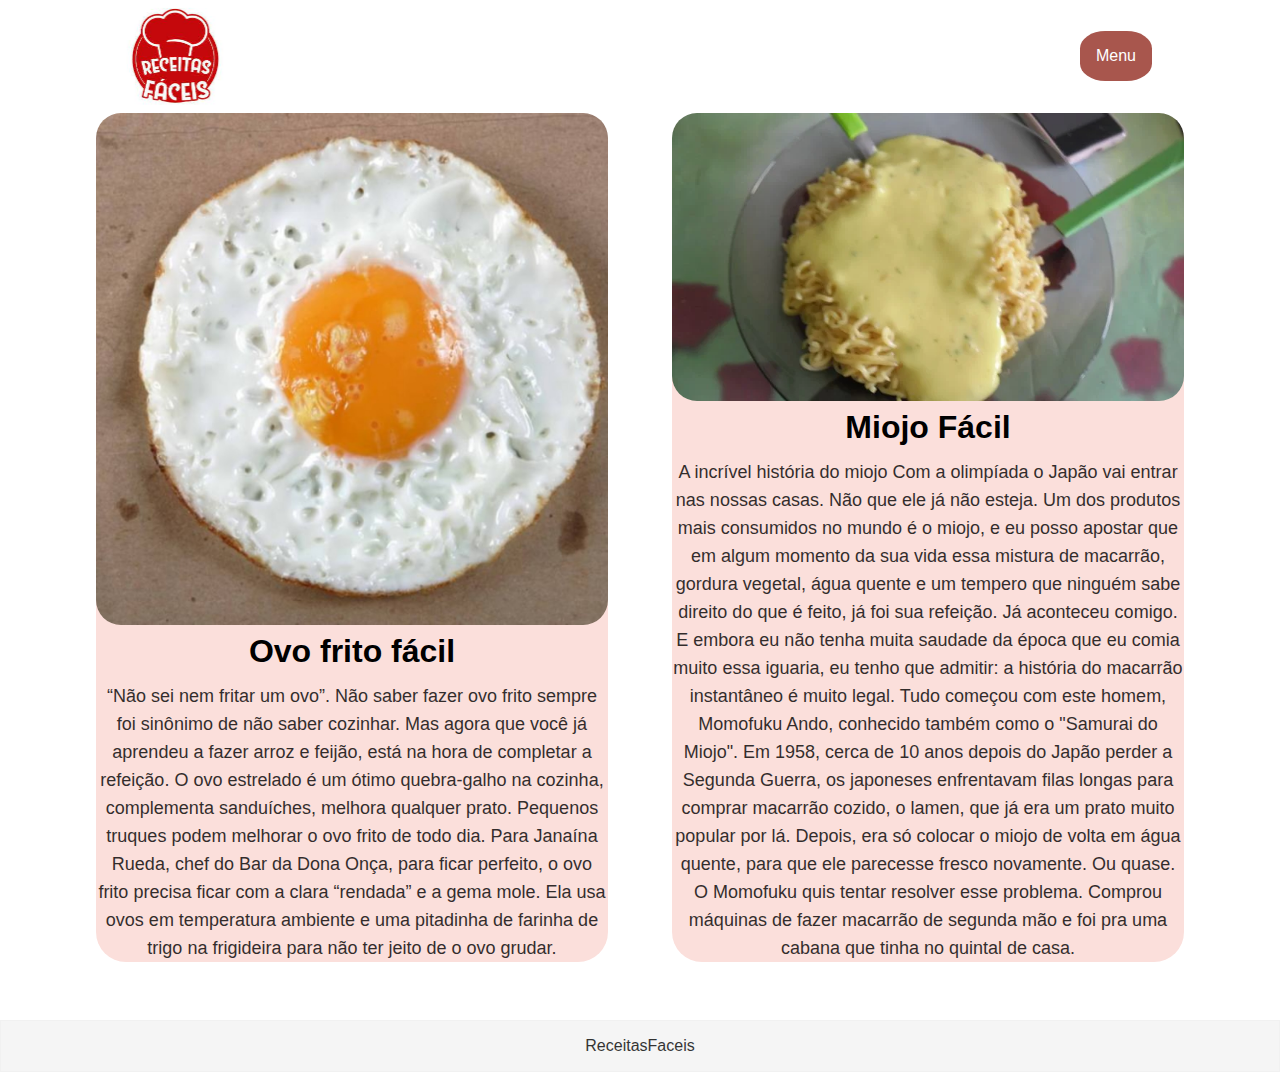
<file: index.html>
<!DOCTYPE html>
<html lang="pt"><head>
<meta http-equiv="content-type" content="text/html; charset=UTF-8">
    <title>Receitas Fáceis</title>
    <link rel="icon" href="index_files/logo.png" type="image/x-icon">
    <link rel="stylesheet" href="style.css">

</head>

<body>
        <header>
            <div style="display:flex;flex-direction: row-reverse;width: 100%;">
                
                <div class="dropdown" style="margin-right:10%;margin-top: auto;margin-bottom: auto;/*! width: 10%; */">
                    <button class="dropbtn">Menu</button>
                    <div class="dropdown-content">
                      <a href="./receitas.html">Receitas</a>
                      <a href="./sobre.html">Sobre</a><a href="./index.html">Pagina Inicial</a>
                    </div>
                </div>
            <a href="./index.html" style="margin-left: 7.5%;margin-right: auto;"><img src="index_files/logo.png" id="logo"></a></div>
                
        </header>

        <div id="mains">
            <a style="margin-left: 7.5%;margin-right: auto;text-decoration: none;color: black;" href="receitas.html" id="wrapper">
                    <div class="content">
                         
                        
                    <div style="margin-top: 0;margin-bottom: 0;/*! border-radius: 25px; */height: auto;">
                        <img src="index_files/1453293196026.jpg">
                    </div><h1>Ovo frito fácil</h1><h2>“Não sei nem 
fritar um ovo”. Não saber fazer ovo frito sempre foi sinônimo de não 
saber cozinhar. Mas agora que você já aprendeu a fazer arroz e feijão, 
está na hora de completar a refeição. O ovo estrelado é um ótimo 
quebra-galho na cozinha, complementa sanduíches, melhora qualquer prato.

Pequenos truques podem melhorar o ovo frito de todo dia. Para Janaína 
Rueda, chef do Bar da Dona Onça, para ficar perfeito, o ovo frito 
precisa ficar com a clara “rendada” e a gema mole. Ela usa ovos em 
temperatura ambiente e uma pitadinha de farinha de trigo na frigideira 
para não ter jeito de o ovo grudar.</h2></div>
                        
                    
                </a><a id="wrapper" href="receitas.html" style="margin-left: auto;margin-right: 7.5%;color: black;text-decoration: none;text-align: center;">
                    <div class="content">
                        
                        
                    <div style="margin-top: 0;margin-bottom: 0;/*! border-radius: 25px; */height: auto;">
                        <img src="index_files/132030_original.webp">
                    </div><h1>Miojo Fácil</h1><div>         <h2>A 
incrível história do miojo
Com a olimpíada o Japão vai entrar nas nossas casas. Não que ele já não 
esteja.
Um dos produtos mais consumidos no mundo é o miojo, e eu posso apostar 
que em algum momento da sua vida essa mistura de macarrão, gordura 
vegetal, água quente e um tempero que ninguém sabe direito do que é 
feito, já foi sua refeição.
Já aconteceu comigo. E embora eu não tenha muita saudade da época que eu
 comia muito essa iguaria, eu tenho que admitir: a história do macarrão 
instantâneo é muito legal.
Tudo começou com este homem, Momofuku Ando, conhecido também como o 
"Samurai do Miojo". Em 1958, cerca de 10 anos depois do Japão perder a 
Segunda Guerra, os japoneses enfrentavam filas longas para comprar 
macarrão cozido, o lamen, que já era um prato muito popular por lá.
Depois, era só colocar o miojo de volta em água quente, para que ele 
parecesse fresco novamente. Ou quase.
O Momofuku quis tentar resolver esse problema. Comprou máquinas de fazer
 macarrão de segunda mão e foi pra uma cabana que tinha no quintal de 
casa. </h2>        </div></div>
                        
                    
                </a>
        </div>
        
    <footer>
        ReceitasFaceis
    </footer>


</body></html>
</file>
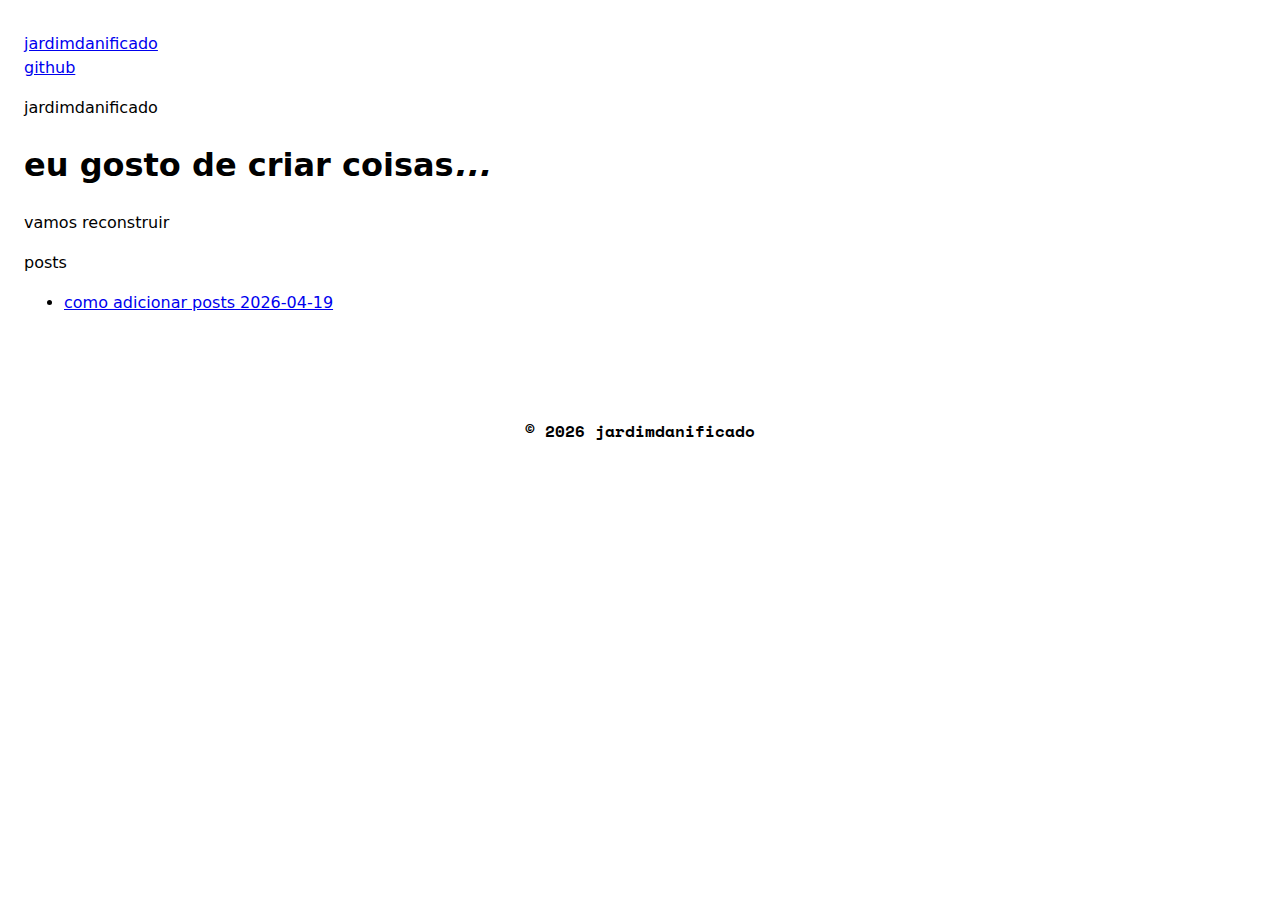
<file: _site/index.html>
<!DOCTYPE html>
<html lang="pt-BR">
<head>
  <meta charset="UTF-8">
  <meta name="viewport" content="width=device-width, initial-scale=1.0">
  <title>jardimdanificado</title>
  <meta name="description" content="eu gosto de criar coisas...">
  <link rel="icon" type="image/png" href="/assets/round_icon.png">
  <link rel="preconnect" href="https://fonts.googleapis.com">
  <link rel="preconnect" href="https://fonts.gstatic.com" crossorigin>
  <link rel="stylesheet" href="/css/style.css">
</head>
<body>

  <nav class="topbar">
    <div class="topbar-inner">
      <a class="site-name" href="/">jardimdanificado</a>
      <div class="topbar-links">
        <a href="https://github.com/jardimdanificado" target="_blank" rel="noopener">github</a>
      </div>
    </div>
  </nav>

  <main class="site-wrap">
    <section class="hero">
  <p class="hero-eyebrow">jardimdanificado</p>
  <h1>eu gosto de criar coisas<em>...</em></h1>
  <p>vamos reconstruir</p>
</section>

<section class="posts-section">
  <p class="section-label">posts</p>

  
  <ul class="post-list">
    
    <li class="post-item">
      <a class="post-link" href="/posts/como-adicionar-posts/">
        <span class="post-title">como adicionar posts</span>
        <span class="post-date">2026-04-19</span>
      </a>
    </li>
    
  </ul>
  
</section>
  </main>

  <footer class="site-footer">
    <div class="footer-inner">
      <p class="footer-copy">&copy; 2026 <span>jardimdanificado</span></p>
    </div>
  </footer>

</body>
</html>
</file>
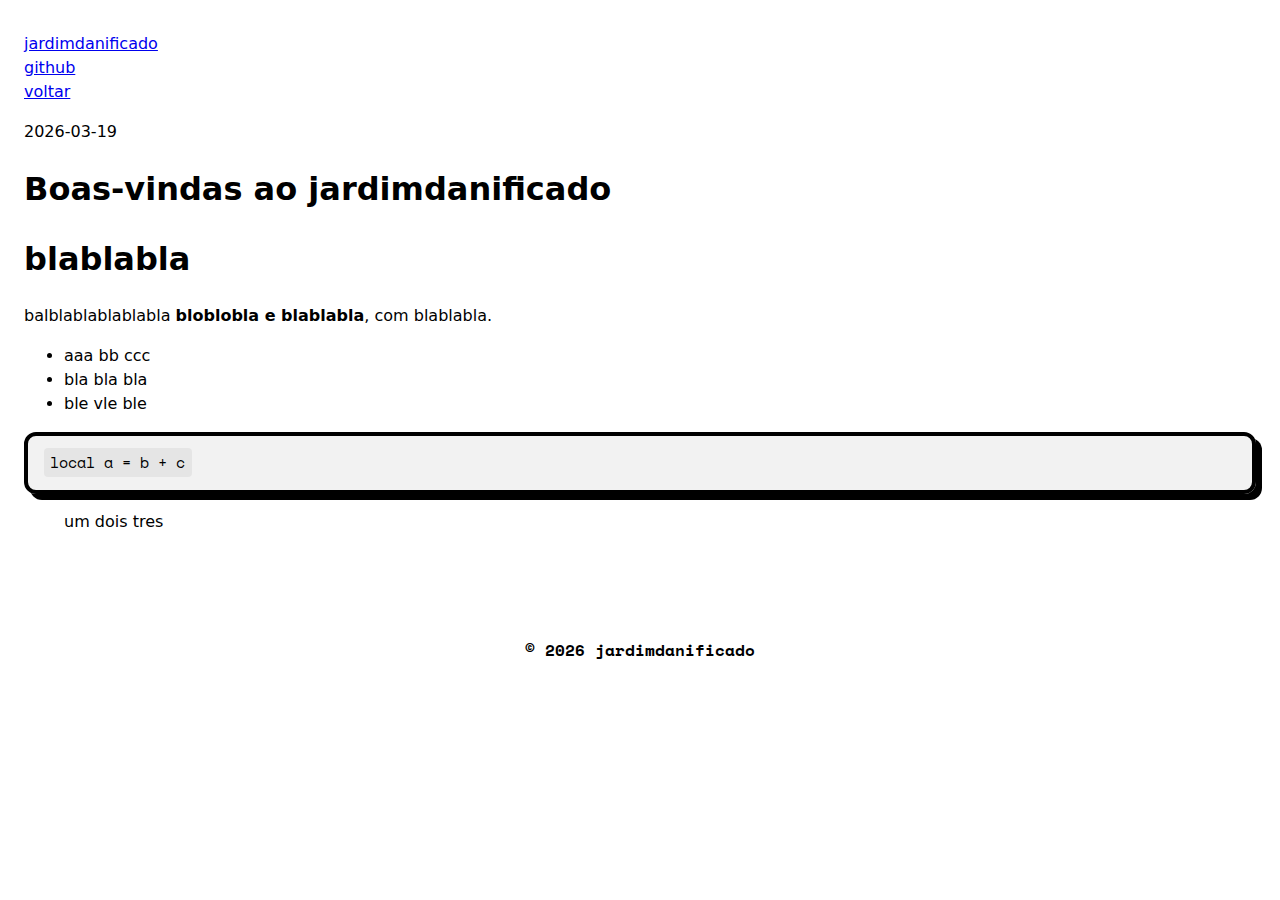
<file: _site/posts/boas-vindas/index.html>
<!DOCTYPE html>
<html lang="pt-BR">
<head>
  <meta charset="UTF-8">
  <meta name="viewport" content="width=device-width, initial-scale=1.0">
  <title>Boas-vindas ao jardimdanificado — jardimdanificado</title>
  <meta name="description" content="blablabla
">
  <link rel="icon" type="image/png" href="/assets/round_icon.png">
  <link rel="preconnect" href="https://fonts.googleapis.com">
  <link rel="preconnect" href="https://fonts.gstatic.com" crossorigin>
  <link rel="stylesheet" href="/css/style.css">
</head>
<body>

  <nav class="topbar">
    <div class="topbar-inner">
      <a class="site-name" href="/">jardimdanificado</a>
      <div class="topbar-links">
        <a href="https://github.com/jardimdanificado" target="_blank" rel="noopener">github</a>
      </div>
    </div>
  </nav>

  <main class="site-wrap">
    <div class="article-wrap">
  <a class="back-link" href="/">voltar</a>

  <header class="article-header">
    <p class="article-meta">2026-03-19</p>
    <h1>Boas-vindas ao jardimdanificado</h1>
  </header>

  <div class="article-body">
    <h1 id="blablabla">blablabla</h1>

<p>balblablablablabla <strong>bloblobla e blablabla</strong>, com blablabla.</p>

<ul>
  <li>aaa bb ccc</li>
  <li>bla bla bla</li>
  <li>ble vle ble</li>
</ul>

<div class="language-lua highlighter-rouge"><div class="highlight"><pre class="highlight"><code><span class="kd">local</span> <span class="n">a</span> <span class="o">=</span> <span class="n">b</span> <span class="o">+</span> <span class="n">c</span>
</code></pre></div></div>

<blockquote>
  <p>um dois tres</p>
</blockquote>

  </div>
</div>

  </main>

  <footer class="site-footer">
    <div class="footer-inner">
      <p class="footer-copy">&copy; 2026 <span>jardimdanificado</span></p>
    </div>
  </footer>

</body>
</html>
</file>
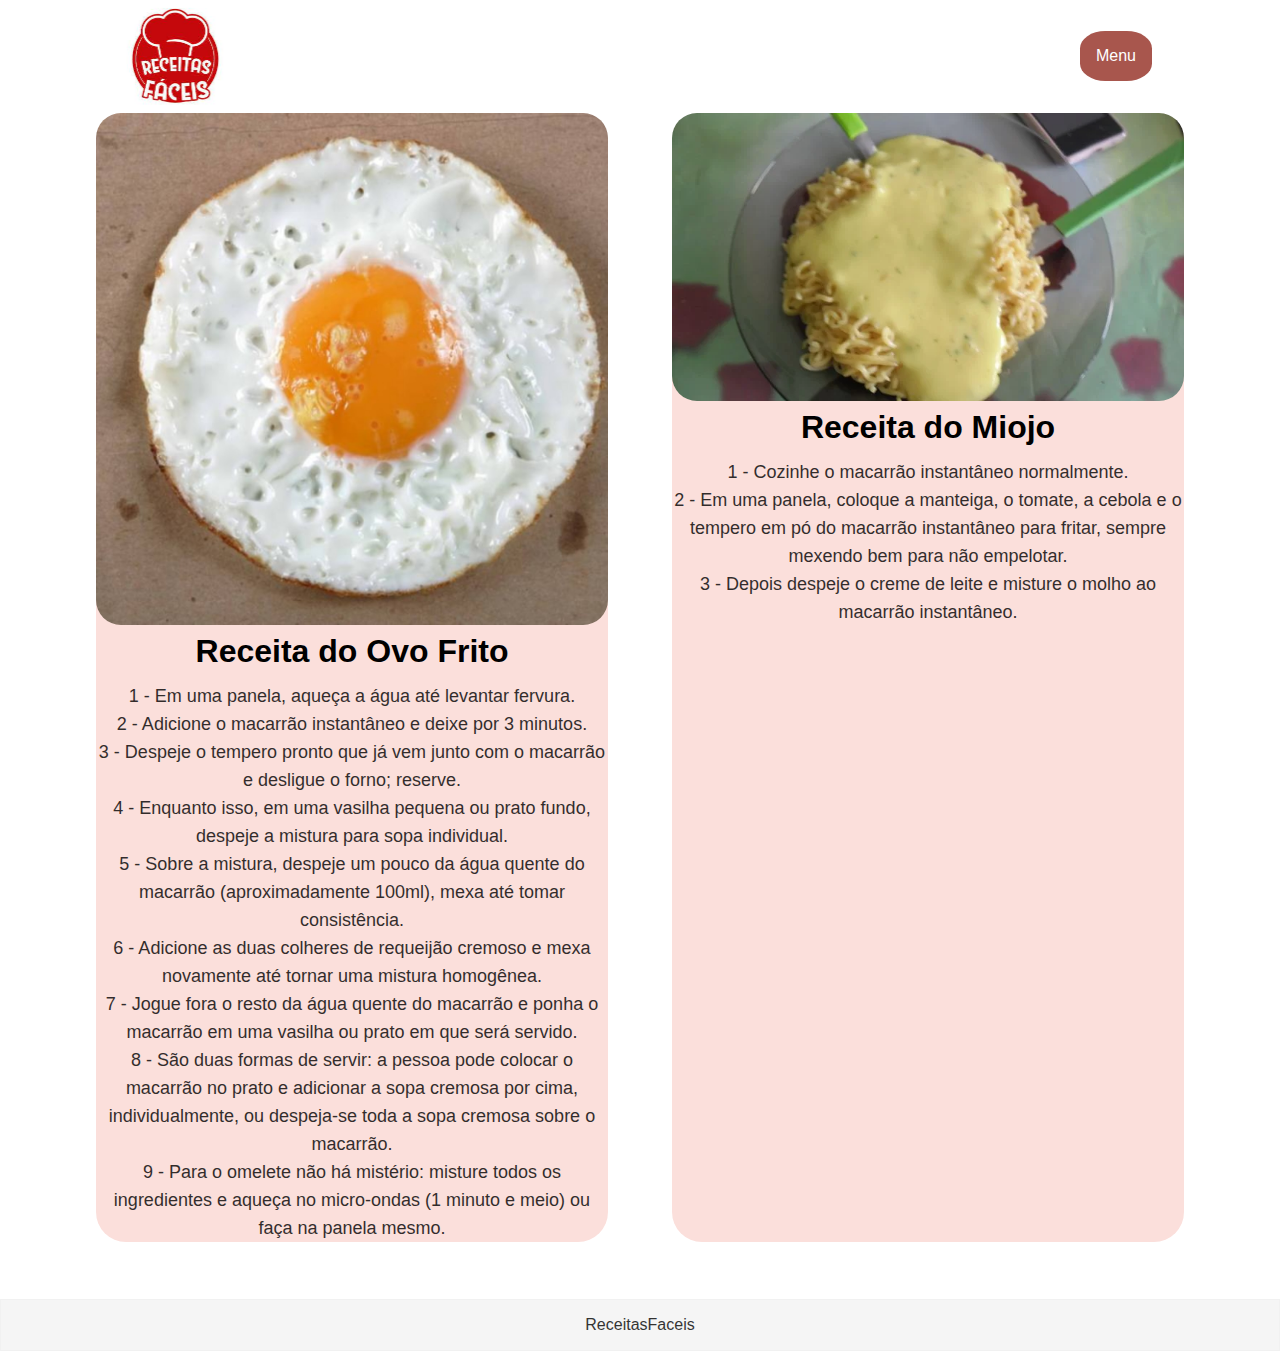
<file: receitas.html>
<!DOCTYPE html>
<html lang="pt"><head>
<meta http-equiv="content-type" content="text/html; charset=UTF-8">
    <title>Receitas Fáceis</title>
    <link rel="icon" href="index_files/logo.png" type="image/x-icon">
    <link rel="stylesheet" href="style.css">

</head>

<body>
        <header>
            <div style="display:flex;flex-direction: row-reverse;width: 100%;">
                
                <div class="dropdown" style="margin-right:10%;margin-top: auto;margin-bottom: auto;/*! width: 10%; */">
                    <button class="dropbtn">Menu</button>
                    <div class="dropdown-content">
                      <a href="./receitas.html">Receitas</a>
                      <a href="./sobre.html">Sobre</a><a href="./index.html">Pagina Inicial</a>
                    </div>
                </div>
            <a href="./index.html" style="margin-left: 7.5%;margin-right: auto;"><img src="index_files/logo.png" id="logo"></a></div>
                
        </header>

        <div id="mains">
            <div style="margin-left: 7.5%;margin-right: auto;text-decoration: none;color: black;" id="wrapper">
                    <div class="content">
                         
                        
                    <div style="margin-top: 0;margin-bottom: 0;/*! border-radius: 25px; */height: auto;">
                        <img src="index_files/1453293196026.jpg">
                    </div>
                    <h1>Receita do Ovo Frito</h1>
                    <h2>


                    1 - Em uma panela, aqueça a água até levantar fervura.<p>
                    2 - Adicione o macarrão instantâneo e deixe por 3 minutos.<p></p>
                    3 - Despeje o tempero pronto que já vem junto com o macarrão e desligue o forno; reserve.<p></p>
                    4 - Enquanto isso, em uma vasilha pequena ou prato fundo, despeje a mistura para sopa individual.<p></p>
                    5 - Sobre a mistura, despeje um pouco da água quente do macarrão (aproximadamente 100ml), mexa até tomar consistência.<p></p>
                    6 - Adicione as duas colheres de requeijão cremoso e mexa novamente até tornar uma mistura homogênea.<p></p>
                    7 - Jogue fora o resto da água quente do macarrão e ponha o macarrão em uma vasilha ou prato em que será servido.<p></p>
                    8 - São duas formas de servir: a pessoa pode colocar o macarrão no prato e adicionar a sopa cremosa por cima, individualmente, ou despeja-se toda a sopa cremosa sobre o macarrão.<p></p>
                    9 - Para o omelete não há mistério: misture todos os ingredientes e aqueça no micro-ondas (1 minuto e meio) ou faça na panela mesmo.<p></p>


                        </h2>
                    </div>
                    
                </div><div id="wrapper"  style="margin-left: auto;margin-right: 7.5%;color: black;text-decoration: none;text-align: center;">
                    <div class="content">
                        
                        
                    <div style="margin-top: 0;margin-bottom: 0;/*! border-radius: 25px; */height: auto;">
                        <img src="index_files/132030_original.webp">
                    </div><h1>Receita do Miojo</h1><div>         <h2>

                        1 - Cozinhe o macarrão instantâneo normalmente.<p></p>
                        2 - Em uma panela, coloque a manteiga, o tomate, a cebola e o tempero em pó do macarrão instantâneo para fritar, sempre mexendo bem para não empelotar.<p></p>
                        3 - Depois despeje o creme de leite e misture o molho ao macarrão instantâneo.<p></p>
                    
                     </h2>        </div></div>
                        
                    
                    </div>
        </div>
        
    <footer>
        ReceitasFaceis
    </footer>


</body></html>
</file>
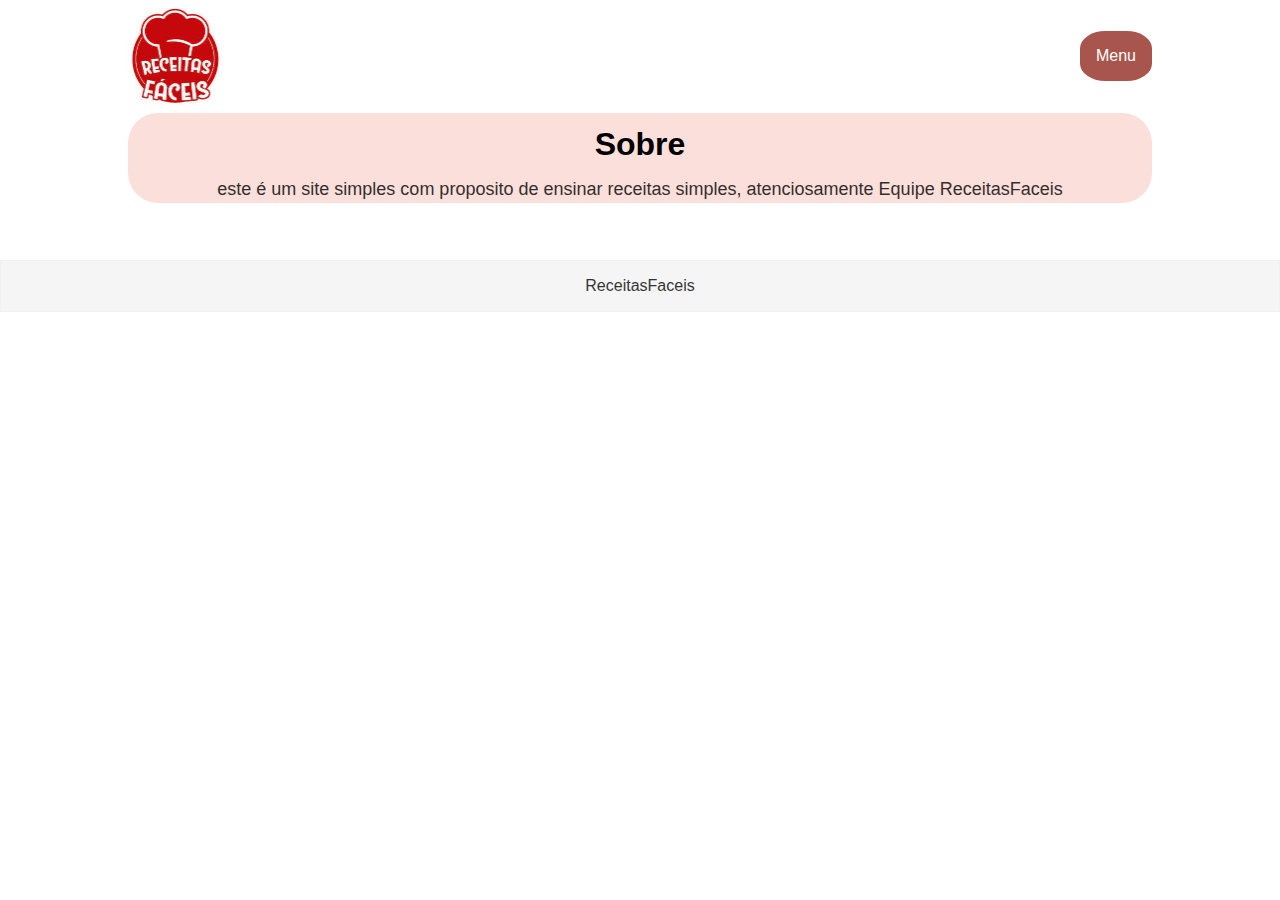
<file: sobre.html>
<!DOCTYPE html>
<html lang="pt"><head>
<meta http-equiv="content-type" content="text/html; charset=UTF-8">
    <title>Receitas Fáceis</title>
    <link rel="icon" href="index_files/logo.png" type="image/x-icon">
    <link rel="stylesheet" href="style.css">

</head>

<body>
        <header>
            <div style="display:flex;flex-direction: row-reverse;width: 100%;">
                
                <div class="dropdown" style="margin-right:10%;margin-top: auto;margin-bottom: auto;/*! width: 10%; */">
                    <button class="dropbtn">Menu</button>
                    <div class="dropdown-content">
                      <a href="./receitas.html">Receitas</a>
                      <a href="./sobre.html">Sobre</a><a href="./index.html">Pagina Inicial</a>
                    </div>
                </div>
            <a href="./index.html" style="margin-left: 7.5%;margin-right: auto;"><img src="index_files/logo.png" id="logo"></a></div>
                
        </header>

        <div id="mains">
            <div style="margin-left: auto;margin-right: auto;text-decoration: none;color: black;width: 80%;" id="wrapper">
                    <div class="content">
                         
                        
                    <div style="margin-top: 0;margin-bottom: 0;/*! border-radius: 25px; */height: auto;">
                    </div><h1>Sobre</h1><h2>este é um site simples com proposito de ensinar receitas simples, atenciosamente Equipe ReceitasFaceis</h2></div>
                        
                    
                    </div>
        </div>
        
    <footer>
        ReceitasFaceis
    </footer>


</body></html>
</file>
<file: style.css>
*
{
    margin: 0;
    padding: 0;
    border: 0;
}

.dropbtn {
    background-color: #a8564d;
    color: white;
    padding: 16px;
    font-size: 16px;
    border: none;
    border-radius: 35%;
    cursor: pointer;
}

.dropdown 
{
    position: relative;
    display: inline-block;
}

.dropdown-content 
{
    display: none;
    position: absolute;
    background-color: #f9f9f9;
    min-width: 160px;
    box-shadow: 0px 8px 16px 0px rgba(0,0,0,0.2);
    z-index: 1;
}


.dropdown-content a 
{
    color: black;
    padding: 12px 16px;
    text-decoration: none;
    display: block;
}


.dropdown-content a:hover {background-color: #f1f1f1}

.dropdown:hover .dropdown-content 
{
    display: block;
}

.dropdown:hover .dropbtn 
{
    background-color: #3e8e41;
}

body
{
    font-family: 'Roboto', sans-serif;
    color: black;
    display:block;
    margin-left: auto;
    margin-right: auto;
}

header
{
    font-family: 'Roboto', sans-serif;
    color: black;
    width: 100%;
    text-align: right;
    padding-right: 10%;
}

#logo
{
    width: 50%;
    display:block;
    margin-left: 10%;
    margin-right: auto;
}

#icon
{
    width: 1%;
    height: 1%;
}

.links a 
{
    font-size: 16px;
    text-decoration: none;
    color: black;
}

.links a:hover 
{
    color: #a8564d;
    font-weight: bold;
    transition: font-weight 100ms, color 300ms;
}

#mains
{
    display: flex;
    flex-direction: row;
}

#wrapper 
{
    background-color: #FBDFDB;
    width: 40%;
    height: auto;
    border-radius: 30px;
    display: grid;
    text-align: center;
}

#wrapper .content 
{
    margin: 0 0px;
}

#wrapper .content h1
{
    font-size: 32px;
    line-height: 42px;
    font-weight: bold;
    margin-top: 1%;
    margin-left: auto;
    margin-right: auto;
}

#wrapper .content h2 
{
    font-size: 18px;
    line-height: 28px;
    opacity: 0.8;
    font-weight: normal;
    padding-top: 10px;
    margin-right: auto;
    margin-left: auto;
}

#wrapper img
{
    display:block;
    margin-left: auto;
    margin-right: 0;
    width: 100%;
    margin: auto;
    margin-bottom: 0;
    border-radius: 25px;
}

.mostAccessed
{
    margin-top: 50px;
    margin-bottom: 20px;
}

h3 
{
    font-size: 24px;
    line-height: 34px;
    font-weight: bold;
}

.cartoes 
{
    display: grid;
    grid-template-columns: 1fr 1fr 1fr; /* 3 colunas*/
    gap: 20px;
    
}

.cartao__image-container img 
{
    width: 100%;
    border-radius: 15px;
    cursor: pointer;
}

.cartao_content 
{
    margin-top: 20px;
}

.cartao_chef 
{
    opacity: 0.7;
    margin-top: 5px;
}

.sobre h1 
{
    font-size: 24px;
    line-height: 34px;
    margin-bottom: 20px;
}

.sobre h2 
{
    font-size: 20px;
    line-height: 30px;
    margin-bottom: 20px;
}

.sobre p
{
    opacity: 0.7;
}

.paraG 
{
    margin-top: 20px;
    margin-bottom: 30px;
}

.barra-overlay
{
    background-color: rgba(0, 0, 0, 0.7);
    width: 100%; /*largura*/
    height: 100%; /*altura*/
    position: fixed;
    top: 0;
    opacity: 0;
    visibility: hidden;
}

.barra
{
    background-color: white;
    max-width: 700px; /*largura*/
    max-height: 800px; /*altura*/
    margin: 20vh auto ; /*VH se adpta ao tamanho da tela* alinhando ao centro*/
    position: relative;
    border-radius: 16px;
}

.barra .close-barra 
{
    color: black;
    position: absolute;
    right: 8px;
    top: 8px;
    cursor: pointer;
}

.barra-overlay.active 
{
    opacity: 1;
    visibility: visible;
}

.title-barra, .chef-barra 
{
    text-align: center;
}

.title-barra 
{
    font-size: 20px;
    line-height: 30px;
}

.chef-barra
{
    opacity: 0.8;
    padding-bottom: 30px;
    padding-top: 5px;
}

.barra-content 
{
    text-align: center;
}
.barra-content img 
{
    max-width: 700px; 
    max-height: 300px; 
    margin-top: 30px;
    margin-bottom: 15px;
    border-radius: 15px;
}

/* DEIXAR FOOTER GRUDADO NO FIM DA PÁGINA */

footer 
{

    padding: 16px;
    margin-top: 4.5%;
    border: 1px solid #eee;
    background-color: rgba(238, 238, 238, 0.705);
    text-align: center;
    opacity: 0.8;


}

body{
    display: flex;
    flex-direction: column;
    height: 100vh;
}
</file>
<file: css/style.css>
/* ============================================================
   Jardim Danificado — Frutiger Aero Theme
   Inspirado na era 2004–2012: vidro, água, brilho, natureza
   ============================================================ */

@import url('https://fonts.googleapis.com/css2?family=Space+Grotesk:wght@300;400;500;700;800&family=Space+Mono:wght@400;700&display=swap');

:root {
  color-scheme: light;

  /* Aero-Bliss Hybrid Palette */
  --grass-green: #2ecc71;
  --water-blue: #3498db;
  --glass-bg: rgba(255, 255, 255, 0.7);
  --glass-border: #000000;
  --glass-shadow: 12px 12px 0 #000000;

  --accent: #00a8ff;
  --text: #000000;
  --text-mid: #111111;
}

*,
*::before,
*::after {
  box-sizing: border-box;
}

body {
  margin: 0;
  min-height: 100vh;
  font-family: 'Segoe UI', system-ui, sans-serif;
  color: var(--text);
  line-height: 1.5;
  padding: 2rem 1.5rem;
  /* Padding reduzido para aproveitar mais espaço lateral */
  background: #ffffff;
  /* Fundo sólido fora das formas */
}



/* As bolhas agora serão movidas para dentro do container de vidro no pseudo-elemento ::before */

@keyframes float {

  0%,
  100% {
    transform: translateY(0) scale(1);
  }

  50% {
    transform: translateY(-30px) scale(1.04);
  }
}

/* ── LAYOUT PRINCIPAL ────────────────────────────────────── */
.content {
  position: relative;
  z-index: 1;
  max-width: 1200px;
  /* Expandido de 860px */
  margin: 2.2rem auto 3rem;
  padding: 0 1.5rem;
  padding: 0 2rem;
  /* Ample padding */
}

/* ── SEÇÃO INTRO ─────────────────────────────────────────── */
.organic-glass-container {
  max-width: 1200px;
  width: 100%;
  margin: 0 auto;
  position: relative;
  z-index: 1;
}

/* O fundo e o efeito de vidro externo foram removidos globalmente para maior leveza */
.organic-glass-container::before {
  display: none;
}





/* organicFade removido */

.organic-header {
  border-bottom: 5px solid var(--glass-border);
  /* Thicker border */
  margin-bottom: 3rem;
  /* Increased margin */
  padding-bottom: 2rem;
  /* Increased padding */
  position: relative;
  z-index: 2;
}

.organic-header h1 {
  font-family: 'Space Grotesk', sans-serif;
  font-size: clamp(1.8rem, 4vw, 3.8rem); /* Fonte dinâmica que se ajusta ao tamanho da tela */
  font-weight: 800;
  text-transform: uppercase;
  letter-spacing: -2px;
  line-height: 0.95;
  margin: 0;
  color: var(--text);
  text-shadow: none;
  overflow-wrap: break-word; /* Garante que versículos longos quebrem corretamente */
}

.organic-header p {
  font-family: 'Space Mono', monospace;
  font-size: 1.1rem;
  font-weight: 700;
  margin-top: 1rem;
  /* Adjusted margin */
  background-color: var(--grass-green);
  /* Changed to grass-green */
  display: inline-block;
  padding: 0.3rem 0.8rem;
  /* Adjusted padding */
  border: 3px solid var(--glass-border);
  color: #000000;
  /* Texto agora preto conforme solicitado */
  letter-spacing: normal;
  /* Reset letter spacing */
  text-transform: none;
  /* Reset text transform */
  text-shadow: none;
}

.intro {
  margin: 0;
  /* Reset margin */
  padding: 0;
  /* Reset padding */
  border-radius: 0;
  /* Reset border-radius */
  background: transparent;
  /* Reset background */
  backdrop-filter: none;
  /* Reset backdrop-filter */
  -webkit-backdrop-filter: none;
  /* Reset -webkit-backdrop-filter */
  border: none;
  /* Remove border */
  box-shadow: none;
  /* Remove box-shadow */
  position: relative;
  overflow: hidden;
}

.intro::before {
  content: '';
  position: absolute;
  top: 0;
  left: 0;
  right: 0;
  height: 40%;
  background: linear-gradient(180deg, rgba(255, 255, 255, 0.4) 0%, transparent 100%);
  pointer-events: none;
}

.intro h2 {
  margin: 0 0 0.5rem;
  font-size: 1.25rem;
  color: var(--accent);
  font-weight: 700;
}

.intro p {
  margin: 0;
  color: var(--text-mid);
  font-size: 0.97rem;
}

.intro-clean {
  margin: 0;
}

.intro-clean p {
  font-weight: 400;
  font-size: 1.15rem;
  color: var(--text-mid);
}

.posts {
  background: transparent;
  margin-top: 3rem;
  position: relative;
  /* Shadow remains on the main wrapper */
  box-shadow: 12px 12px 0 var(--glass-border);
  border-radius: 25px;
}

.posts h2 {
  font-family: 'Space Grotesk', sans-serif;
  font-size: 2.2rem;
  font-weight: 800;
  text-transform: uppercase;
  background-color: var(--glass-border);
  color: white;
  padding: 1.2rem 2.5rem;
  display: block;
  letter-spacing: -1px;
  margin: 0;

  /* Robust Borders */
  border: 4px solid var(--glass-border);
  border-radius: 25px 25px 0 0;
}

.posts ul {
  list-style: none;
  margin: 0;
  padding: 2.5rem;
  display: flex;
  flex-direction: column;
  gap: 1.5rem;

  /* Glass Body with independent borders */
  background: rgba(255, 255, 255, 0.65);
  backdrop-filter: blur(12px);
  -webkit-backdrop-filter: blur(12px);
  border: 4px solid var(--glass-border);
  border-top: none;
  border-radius: 0 0 25px 25px;
}

.posts li {
  border: 4px solid var(--glass-border);
  padding: 2rem;
  background: rgba(255, 255, 255, 0.4);
  transition: all 0.2s ease;
  display: flex;
  flex-direction: row; /* Horizontal para o ícone à direita */
  align-items: center;
  justify-content: space-between;
  gap: 2rem;
  border-radius: 20px;
}

.post-text-group {
  display: flex;
  flex-direction: column;
  gap: 0.8rem;
  flex-grow: 1;
  min-width: 0;
}

.post-stamp {
  width: clamp(3.5rem, 10vw, 6.5rem);
  height: auto;
  flex-shrink: 0;
  object-fit: contain;
  filter: drop-shadow(4px 4px 0px rgba(0,0,0,0.1));
}

.posts li:hover {
  transform: scale(1.01) translateY(-4px);
  background: rgba(255, 255, 255, 0.5);
  box-shadow: 6px 6px 0 #000000;
}

.posts a {
  font-family: 'Space Grotesk', sans-serif;
  font-weight: 800;
  font-size: 2rem;
  color: var(--text);
  text-decoration: none;
  line-height: 1;
  border-bottom: 6px solid #000000;
}

.posts span {
  font-family: 'Space Mono', monospace;
  font-weight: 800;
  font-size: 0.9rem;
  background: var(--grass-green);
  color: #000000;
  padding: 0.4rem 0.8rem;
  border: 2px solid var(--glass-border);
  align-self: flex-start;
  border-radius: 10px;
}

/* ── ARTIGO MARKDOWN ─────────────────────────────────────── */
.markdown-post {
  background: transparent;
  backdrop-filter: none;
  -webkit-backdrop-filter: none;
  border: none;
  box-shadow: none;
  padding: 0;
}

.markdown-post h1,
.markdown-post h2,
.markdown-post h3 {
  font-weight: 800;
  text-transform: uppercase;
  border-bottom: 6px solid #000000;
  display: inline-block;
  margin-bottom: 1rem;
  text-shadow: 0 1px 0 white;
}

.markdown-post p {
  font-size: 1.2rem;
  font-weight: 500;
  line-height: 1.6;
}

.markdown-post article {
  background: rgba(255, 255, 255, 0.65);
  backdrop-filter: blur(12px);
  -webkit-backdrop-filter: blur(12px);
  border: 4px solid var(--glass-border);
  border-radius: 25px;
  padding: 3.5rem;
  box-shadow: 12px 12px 0 var(--glass-border);
  margin-top: 1.5rem;
}

.markdown-post a.back-link {
  font-family: 'Space Mono', monospace;
  background: var(--glass-bg);
  backdrop-filter: blur(10px);
  color: var(--text);
  padding: 0.6rem 1.2rem;
  text-decoration: none;
  font-weight: 800;
  display: inline-block;
  border: 4px solid var(--glass-border);
  border-radius: 12px;
  box-shadow: 4px 4px 0 #000000;
}

.markdown-post a.back-link:hover {
  background: var(--grass-green);
  transform: translate(-2px, -2px);
  box-shadow: 6px 6px 0 var(--glass-border);
}

.site-footer {
  margin-top: 5rem;
  padding: 1.5rem 0;
  color: var(--text);
  font-weight: 700;
  text-align: center;
  font-family: 'Space Mono', monospace;
  font-size: 1rem;
}

.site-footer p {
  margin: 0;
}

/* ── RESPONSIVO ──────────────────────────────────────────── */
@media (max-width: 820px) {
  body {
    padding: 1rem 0.5rem;
  }

  .content {
    padding: 0 0.5rem;
    margin: 1rem auto;
  }

  .organic-glass-container {
    margin: 0 auto;
  }

  .organic-glass-container::before {
    display: none;
  }

  .organic-header {
    margin-bottom: 2rem;
    padding-bottom: 1.5rem;
  }

  .organic-header h1 {
    font-size: 1.4rem; /* Ainda menor para versículos longos */
    letter-spacing: -1px;
    line-height: 1.1;
  }

  .posts ul {
    padding: 1.5rem 1rem;
    border-radius: 0 0 20px 20px;
  }

  .posts h2 {
    font-size: 1.6rem;
    padding: 1rem 1.5rem;
    border-radius: 20px 20px 0 0;
  }

  .posts li {
    padding: 1.2rem;
    border-radius: 14px;
  }

  .posts a {
    font-size: 1.4rem;
  }

  .markdown-post article {
    padding: 1.8rem 1.2rem;
    border-radius: 22px;
  }

  .markdown-post h1 {
    font-size: 1.6rem;
  }

  .markdown-post p {
    font-size: 1.1rem;
  }
}

/* ── ANIMATIONS ─────────────────────────────────────────── */
/* Animações removidas para máxima performance */

/* Prevenção de estouro de código no mobile */
pre {
  background: rgba(0, 0, 0, 0.05);
  padding: 1rem;
  border-radius: 12px;
  overflow-x: auto;
  max-width: 100%;
  border: 4px solid var(--glass-border);
  box-shadow: 6px 6px 0 var(--glass-border);
  font-family: 'Space Mono', monospace;
  font-size: 0.95rem;
  line-height: 1.4;
}

code {
  font-family: 'Space Mono', monospace;
  background: rgba(0, 0, 0, 0.05);
  padding: 0.2rem 0.4rem;
  border-radius: 4px;
}
</file>
